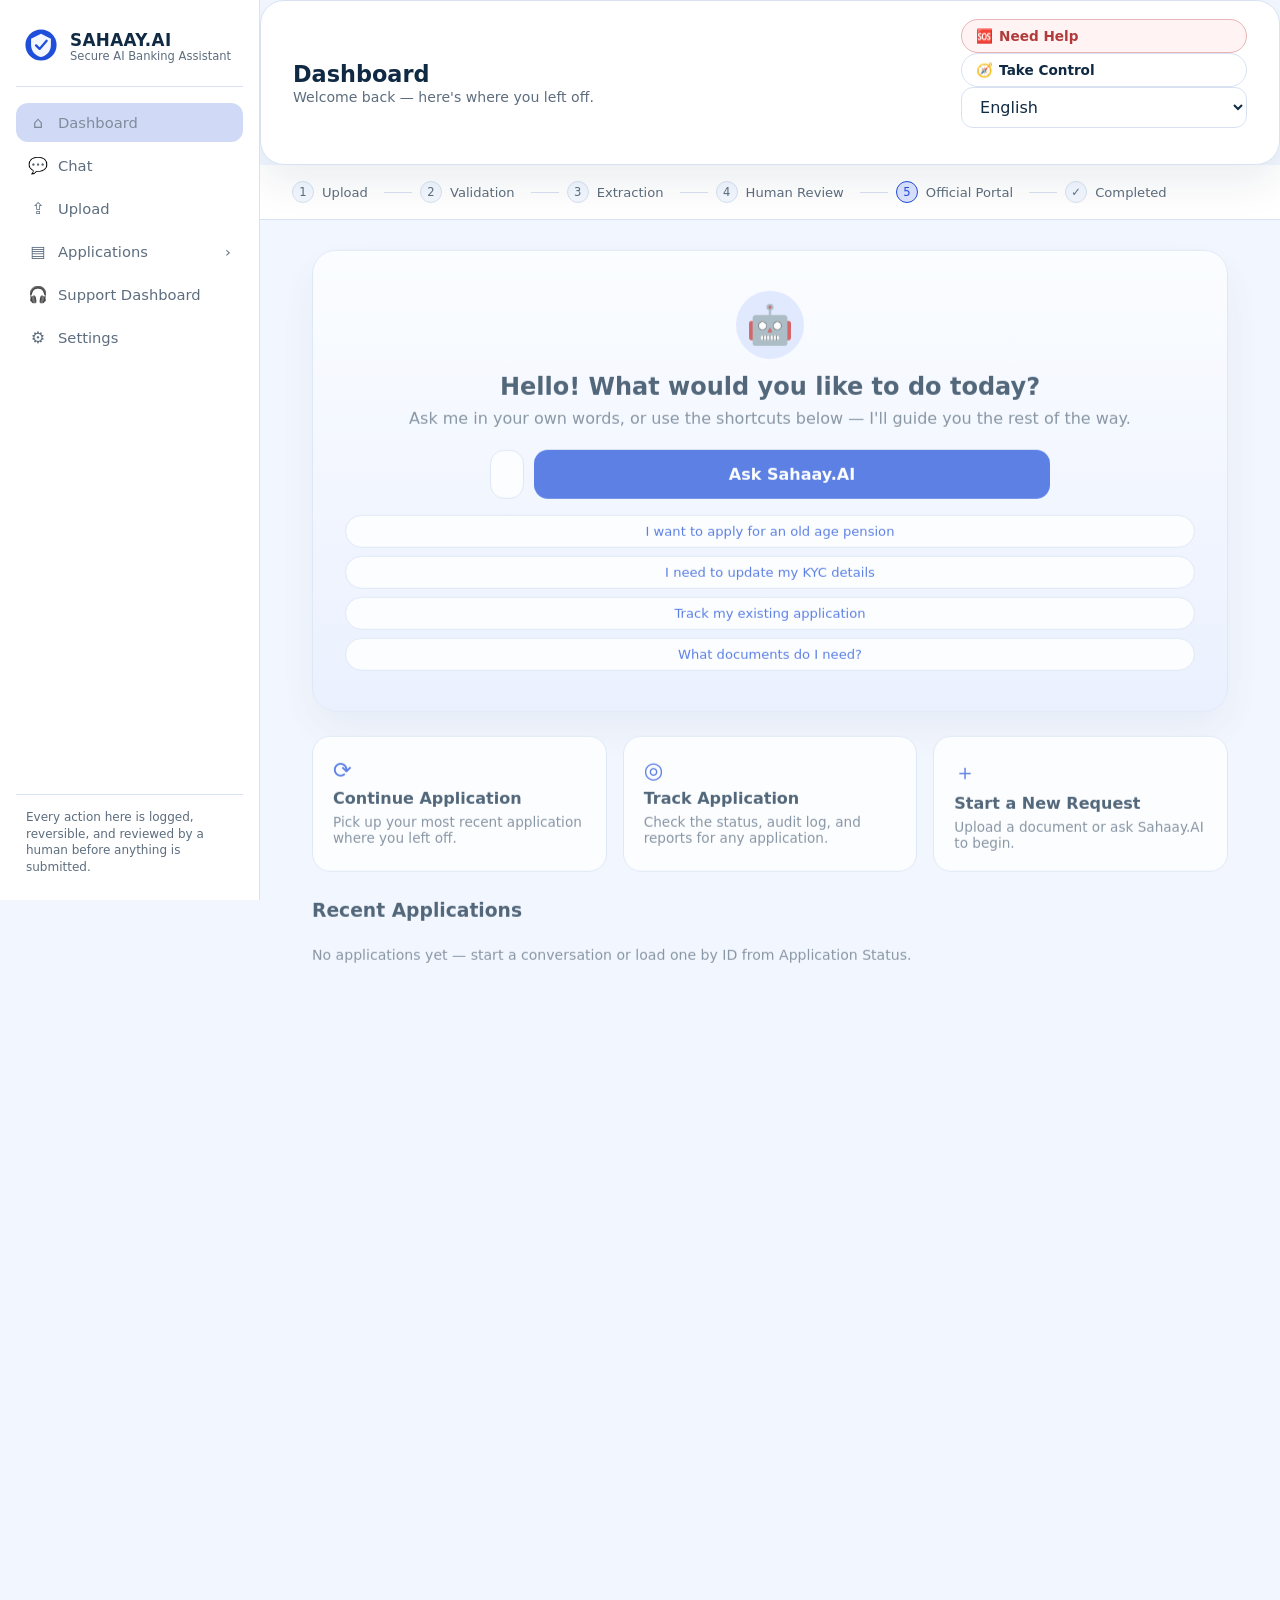
<file: frontend/index.html>
<!DOCTYPE html>
<html lang="en">
<head>
  <meta charset="UTF-8" />
  <meta http-equiv="refresh" content="0; url=../multilingual_guidance_ui/index.html" />
  <title>Sahaay.AI - moved</title>
</head>
<body>
  <p>
    This folder has been renamed to
    <code>multilingual_guidance_ui/</code> as of Phase B.
    Redirecting to <a href="../multilingual_guidance_ui/index.html">../multilingual_guidance_ui/index.html</a>&hellip;
  </p>
</body>
</html>
</file>
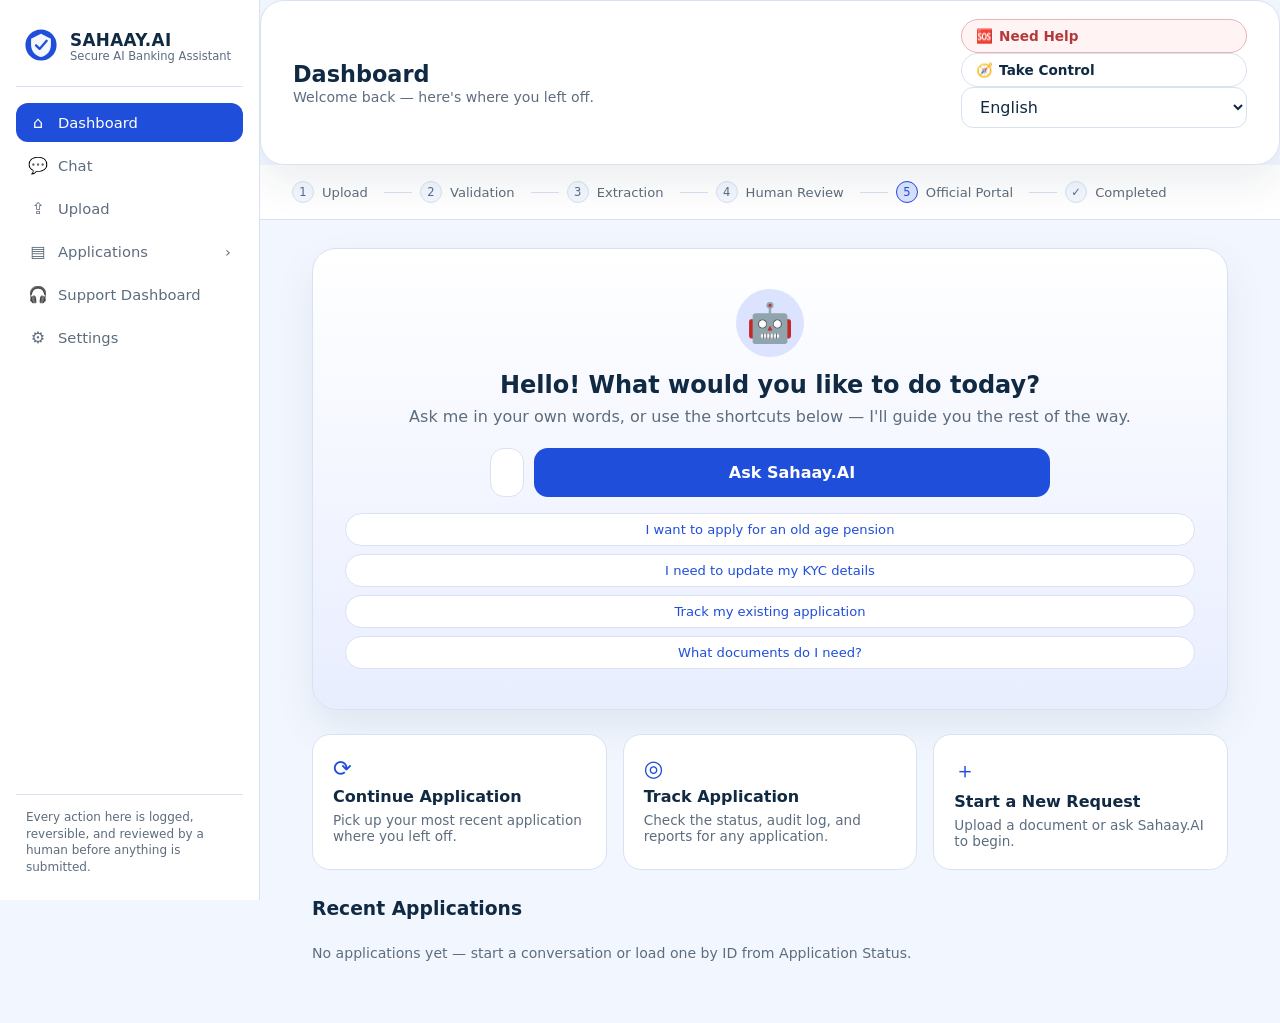
<file: multilingual_guidance_ui/index.html>
<!DOCTYPE html>
<html lang="en">
<head>
  <meta charset="UTF-8" />
  <meta name="viewport" content="width=device-width, initial-scale=1.0" />
  <title>SAHAAY.AI — Secure AI Banking Assistant</title>
  <link rel="stylesheet" href="style.css" />
  <link rel="stylesheet" href="app-ui.css" />
  <link rel="stylesheet" href="assist.css" />
</head>
<body>
  <div class="app-shell">

    <!-- ============================== Sidebar ============================== -->
    <aside class="sidebar" id="sidebar">
      <div class="sidebar-brand">
        <span class="brand-mark" aria-hidden="true">
          <svg viewBox="0 0 48 48" width="34" height="34" xmlns="http://www.w3.org/2000/svg">
            <circle cx="24" cy="24" r="22" fill="#1f4eda"/>
            <path d="M24 8 L38 15 V24 C38 33 32 39 24 41 C16 39 10 33 10 24 V15 Z" fill="#ffffff" opacity="0.95"/>
            <path d="M17 24.5 L22 29.5 L32 18" stroke="#1f4eda" stroke-width="3.2" fill="none" stroke-linecap="round" stroke-linejoin="round"/>
          </svg>
        </span>
        <span class="brand-text">
          <strong>SAHAAY.AI</strong>
          <small data-i18n="tagline">Secure AI Banking Assistant</small>
        </span>
      </div>

      <nav class="sidebar-nav" id="sidebar-nav" aria-label="Main navigation">
        <button type="button" class="nav-item" data-page="dashboard">
          <span class="nav-icon" aria-hidden="true">⌂</span><span data-i18n="nav.dashboard">Dashboard</span>
        </button>
        <button type="button" class="nav-item" data-page="chat">
          <span class="nav-icon" aria-hidden="true">💬</span><span data-i18n="nav.chat">Chat</span>
        </button>
        <button type="button" class="nav-item" data-page="upload">
          <span class="nav-icon" aria-hidden="true">⇪</span><span data-i18n="nav.upload">Upload</span>
        </button>
        <div class="nav-group" data-group="applications">
          <button type="button" class="nav-item nav-group-toggle" data-page="validate">
            <span class="nav-icon" aria-hidden="true">▤</span><span data-i18n="nav.applications">Applications</span>
            <span class="nav-caret" aria-hidden="true">›</span>
          </button>
          <div class="nav-subitems">
            <button type="button" class="nav-subitem" data-page="validate" data-i18n="nav.validate">Validation</button>
            <button type="button" class="nav-subitem" data-page="extract" data-i18n="nav.extract">AI Extraction</button>
            <button type="button" class="nav-subitem" data-page="review" data-i18n="nav.review">Human Review</button>
            <button type="button" class="nav-subitem" data-page="portal" data-i18n="nav.portal">Official Portal</button>
            <button type="button" class="nav-subitem" data-page="status" data-i18n="nav.status">Application Status</button>
          </div>
        </div>
        <button type="button" class="nav-item" data-page="support">
          <span class="nav-icon" aria-hidden="true">🎧</span><span data-i18n="nav.support">Support Dashboard</span>
        </button>
        <button type="button" class="nav-item" data-page="settings">
          <span class="nav-icon" aria-hidden="true">⚙</span><span data-i18n="nav.settings">Settings</span>
        </button>
      </nav>

      <div class="sidebar-footer">
        <span data-i18n="sidebar.footer">Every action here is logged, reversible, and reviewed by a human before anything is submitted.</span>
      </div>
    </aside>

    <!-- Mobile overlay, click to close sidebar on small screens -->
    <div class="sidebar-scrim" id="sidebar-scrim" hidden></div>

    <!-- ============================== Main area ============================== -->
    <div class="main-area">
      <header class="topbar">
        <button type="button" class="sidebar-toggle" id="sidebar-toggle" aria-label="Toggle navigation">☰</button>
        <div class="topbar-title">
          <h1 id="page-title" data-i18n="pageTitle.dashboard">Dashboard</h1>
          <p id="page-subtitle" data-i18n="pageSubtitle.dashboard">Welcome back — here's where you left off.</p>
        </div>
        <div class="topbar-actions">
          <button type="button" class="need-help-btn" id="need-help-btn" hidden>
            <span aria-hidden="true">🆘</span>
            <span>Need Help</span>
          </button>
          <button type="button" class="take-control-toggle" id="take-control-toggle" aria-pressed="false">
            <span aria-hidden="true">🧭</span>
            <span data-i18n="takeControl.toggle">Take Control</span>
          </button>
          <label class="language-select-wrap">
            <span class="sr-only">Language</span>
            <select id="language-select" aria-label="Choose language">
              <option value="en">English</option>
              <option value="hi">हिन्दी</option>
              <option value="mr">मराठी</option>
              <option value="ta">தமிழ்</option>
              <option value="te">తెలుగు</option>
              <option value="kn">ಕನ್ನಡ</option>
              <option value="bn">বাংলা</option>
            </select>
          </label>
        </div>
      </header>

      <div class="workflow-stepper" id="workflow-stepper" aria-label="Application workflow progress">
        <div class="step" data-step="upload"><span class="step-dot">1</span><span class="step-label" data-i18n="step.upload">Upload</span></div>
        <div class="step" data-step="validate"><span class="step-dot">2</span><span class="step-label" data-i18n="step.validate">Validation</span></div>
        <div class="step" data-step="extract"><span class="step-dot">3</span><span class="step-label" data-i18n="step.extract">Extraction</span></div>
        <div class="step" data-step="review"><span class="step-dot">4</span><span class="step-label" data-i18n="step.review">Human Review</span></div>
        <div class="step" data-step="portal"><span class="step-dot">5</span><span class="step-label" data-i18n="step.portal">Official Portal</span></div>
        <div class="step" data-step="completed"><span class="step-dot">✓</span><span class="step-label" data-i18n="step.completed">Completed</span></div>
      </div>

      <main class="content" id="content">

        <!-- ===================== Dashboard (landing page) ===================== -->
        <section class="page is-active" id="page-dashboard" data-page="dashboard">
          <div class="dashboard-chat-hero">
            <div class="hero-avatar" aria-hidden="true">🤖</div>
            <h2 data-i18n="dashboard.greeting">Hello! What would you like to do today?</h2>
            <p data-i18n="dashboard.greetingSub">Ask me in your own words, or use the shortcuts below — I'll guide you the rest of the way.</p>
            <form id="dashboard-chat-form" class="dashboard-chat-form">
              <input type="text" id="dashboard-chat-input" data-i18n-placeholder="dashboard.chatPlaceholder"
                     placeholder="e.g. I want to apply for an old age pension" autocomplete="off" />
              <button type="submit" data-i18n="dashboard.chatSend">Ask Sahaay.AI</button>
            </form>
            <div class="dashboard-suggested-prompts" id="dashboard-suggested-prompts"></div>
          </div>

          <div class="dashboard-cards">
            <button type="button" class="dashboard-card" id="card-continue">
              <span class="dashboard-card-icon" aria-hidden="true">⟳</span>
              <span class="dashboard-card-title" data-i18n="dashboard.continue">Continue Application</span>
              <span class="dashboard-card-desc" id="card-continue-desc" data-i18n="dashboard.continueDesc">Pick up your most recent application where you left off.</span>
            </button>
            <button type="button" class="dashboard-card" id="card-track">
              <span class="dashboard-card-icon" aria-hidden="true">◎</span>
              <span class="dashboard-card-title" data-i18n="dashboard.track">Track Application</span>
              <span class="dashboard-card-desc" data-i18n="dashboard.trackDesc">Check the status, audit log, and reports for any application.</span>
            </button>
            <button type="button" class="dashboard-card" id="card-new">
              <span class="dashboard-card-icon" aria-hidden="true">＋</span>
              <span class="dashboard-card-title" data-i18n="dashboard.newApp">Start a New Request</span>
              <span class="dashboard-card-desc" data-i18n="dashboard.newAppDesc">Upload a document or ask Sahaay.AI to begin.</span>
            </button>
          </div>

          <div class="dashboard-recent">
            <h3 data-i18n="dashboard.recent">Recent Applications</h3>
            <div id="dashboard-recent-list" class="dashboard-recent-list">
              <p class="dashboard-recent-empty" data-i18n="dashboard.recentEmpty">No applications yet — start a conversation or load one by ID from Application Status.</p>
            </div>
          </div>
        </section>

        <!-- ===================== AI Chat ===================== -->
        <section class="page" id="page-chat" data-page="chat">
          <div class="card chat-card">
            <p data-i18n="chat.intro">
              Describe what you need in your own words — e.g. "I want to apply for an old age pension" —
              and Sahaay.AI will work out the right official service, ask any follow-up questions it
              needs, and hand you off to the guided portal once it knows enough.
            </p>
            <div class="chat-suggested-prompts" id="chat-suggested-prompts"></div>
            <div id="conversation-window" class="conversation-window">
              <div class="conversation-placeholder" data-i18n="chat.placeholder">Say hello, or describe what you need help with, to get started.</div>
            </div>
            <div id="conversation-typing" class="conversation-typing" hidden>
              <span class="typing-dot"></span><span class="typing-dot"></span><span class="typing-dot"></span>
            </div>
            <div id="conversation-candidates" class="conversation-candidates" hidden></div>
            <form id="conversation-form" class="conversation-form">
              <button type="button" id="voice-input-btn" class="chat-icon-btn" title="Voice input" aria-label="Voice input">🎤</button>
              <button type="button" id="chat-file-btn" class="chat-icon-btn" title="Attach a document" aria-label="Attach a document">📎</button>
              <input type="text" id="conversation-input" data-i18n-placeholder="chat.inputPlaceholder" placeholder="Type your message..." autocomplete="off" required />
              <button type="submit" id="conversation-send-btn" data-i18n="chat.send">Send</button>
            </form>
            <div class="conversation-actions">
              <button type="button" id="conversation-reset-btn" class="secondary-btn" data-i18n="chat.startOver">Start Over</button>
              <span id="conversation-id-display" class="field-meta"></span>
            </div>
            <div id="conversation-result" class="result"></div>
          </div>
        </section>

        <!-- ===================== Document Upload ===================== -->
        <section class="page" id="page-upload" data-page="upload">
          <div class="card">
            <p data-i18n="upload.intro">
              Select a file, review its SHA-256 hash, and store it securely. Text files can then be pulled
              straight into Validation and Extraction with their "Use last upload" button — no copy/paste
              needed. Scanned or image documents still need their text pasted in manually until an OCR
              provider is connected.
            </p>
            <form id="upload-form">
              <label data-i18n="upload.titleLabel">Title<input type="text" id="doc-title" placeholder="Document title" required /></label>
              <label data-i18n="upload.sourceLabel">Source<input type="text" id="doc-source" placeholder="Source/portal" /></label>
              <label data-i18n="upload.fileLabel">File<input type="file" id="doc-file" accept=".txt,.pdf,.doc,.docx" required /></label>
              <div class="hash-output">
                <strong data-i18n="upload.hashLabel">Computed hash:</strong>
                <span id="file-hash" data-i18n="upload.noFile">No file selected</span>
              </div>
              <button type="submit" data-i18n="upload.submit">Upload Document</button>
            </form>
            <div id="upload-result" class="result"></div>
          </div>
        </section>

        <!-- ===================== Document Validation ===================== -->
        <section class="page" id="page-validate" data-page="validate">
          <div class="card">
            <p data-i18n="validate.intro">Validate applicant documents against Sahaay.AI's document catalog before they are sent for AI extraction.</p>
            <div class="reference-panel" id="reference-panel">
              <span class="reference-loading" data-i18n="validate.loadingRef">Loading supported document types &amp; official services...</span>
            </div>
            <form id="validation-form">
              <div class="form-row">
                <label data-i18n="validate.applicantId">Applicant ID<input type="text" id="validation-applicant-id" placeholder="APP-1001" required /></label>
                <label data-i18n="validate.service">Service
                  <select id="validation-service-id">
                    <option value="" data-i18n="validate.serviceOptional">-- Select a service (optional) --</option>
                  </select>
                </label>
                <label data-i18n="validate.applicantAge">Applicant Age<input type="number" id="validation-applicant-age" min="0" max="150" placeholder="62" /></label>
              </div>
              <datalist id="document-type-options"></datalist>

              <div id="validation-doc-rows" class="doc-rows"></div>
              <div class="row-actions">
                <button type="button" id="add-validation-doc" class="secondary-btn" data-i18n="validate.addDoc">+ Add Document</button>
              </div>

              <button type="submit" data-i18n="validate.submit">Validate Documents</button>
            </form>
            <div id="validation-result" class="result"></div>
          </div>
        </section>

        <!-- ===================== AI Extraction ===================== -->
        <section class="page" id="page-extract" data-page="extract">
          <div class="card">
            <p data-i18n="extract.intro">Send validated documents to the AI Guidance Engine and review each extracted field with its confidence and source.</p>
            <form id="extract-form">
              <label data-i18n="extract.applicantId">Applicant ID<input type="text" id="extract-applicant-id" placeholder="APP-1001" required /></label>

              <div id="extraction-doc-rows" class="doc-rows"></div>
              <div class="row-actions">
                <button type="button" id="add-extraction-doc" class="secondary-btn" data-i18n="extract.addDoc">+ Add Document</button>
              </div>

              <button type="submit" data-i18n="extract.submit">Run Extraction</button>
            </form>
            <div id="extract-result" class="result"></div>
          </div>
        </section>

        <!-- ===================== Human Review & Governance ===================== -->
        <section class="page" id="page-review" data-page="review">
          <div class="card">
            <p data-i18n="review.intro">
              Send an extraction result to the Trust &amp; Governance Engine, then approve, reject, or edit
              each field as a caseworker. Once every field has a decision, verify an OTP (and any Trusted
              Delegate approval) and submit the application — every action is written to an immutable audit log.
            </p>

            <label data-i18n="review.actorLabel">Caseworker ID (used as "actor" on every decision below)
              <input type="text" id="gov-actor-id" value="caseworker:web" placeholder="caseworker:asha" />
            </label>

            <div class="governance-toolbar">
              <button type="button" id="gov-send-extraction-btn" class="secondary-btn" disabled data-i18n="review.sendExtraction">
                Send last extraction to Governance
              </button>
              <div class="governance-load-row">
                <label class="governance-load-label" data-i18n="review.loadExisting">Or load an existing application
                  <input type="text" id="gov-load-application-id" placeholder="application UUID" />
                </label>
                <button type="button" id="gov-load-application-btn" class="secondary-btn" data-i18n="review.load">Load</button>
              </div>
            </div>
            <div id="gov-intake-result" class="result"></div>

            <div id="gov-application-panel" class="governance-panel" hidden>
              <div class="result-heading">
                <strong data-i18n="review.applicationLabel">Application <span id="gov-app-id"></span></strong>
                <span id="gov-app-status" class="badge"></span>
                <button type="button" id="gov-refresh-btn" class="secondary-btn" data-i18n="review.refresh">Refresh</button>
              </div>

              <!-- Human Governance is only surfaced as a plain form when nothing
                   sensitive is involved. When sensitive fields (Aadhaar/PAN/bank
                   details, etc.) are detected in the loaded application, this
                   consent gate is shown instead, and the review form beneath it
                   stays hidden until the citizen explicitly agrees. -->
              <div class="governance-consent-gate" id="governance-consent-gate" hidden>
                <div class="governance-consent-icon" aria-hidden="true">🔒</div>
                <h3 data-i18n="govGate.heading">Sensitive information detected</h3>
                <p id="governance-consent-fields" class="governance-consent-fields"></p>
                <p class="governance-consent-question" data-i18n="govGate.question">Would you like AI to process this information?</p>
                <ul class="governance-consent-facts">
                  <li data-i18n="govGate.encryption">🔐 Encrypted in transit and at rest</li>
                  <li data-i18n="govGate.audit">📜 Every action is written to the immutable audit log</li>
                  <li data-i18n="govGate.permission">✅ Nothing proceeds without your explicit permission</li>
                </ul>
                <div class="modal-actions">
                  <button type="button" id="governance-consent-decline" class="secondary-btn" data-i18n="govGate.decline">Not now</button>
                  <button type="button" id="governance-consent-accept" data-i18n="govGate.accept">Yes, proceed</button>
                </div>
              </div>

              <div id="gov-review-body" class="gov-review-body">
                <div id="gov-fields-list" class="gov-fields-list"></div>

              <div class="governance-subsection">
                <h3 data-i18n="review.otpHeading">OTP &amp; Submission</h3>
                <div class="form-row">
                  <label data-i18n="review.otpDest">OTP destination (phone/e-mail)<input type="text" id="gov-otp-destination" placeholder="+91XXXXXXXXXX" /></label>
                  <label data-i18n="review.otpCode">OTP code<input type="text" id="gov-otp-code" placeholder="6-digit code" /></label>
                </div>
                <div class="governance-btn-row">
                  <button type="button" id="gov-request-otp-btn" class="secondary-btn" data-i18n="review.requestOtp">Request OTP</button>
                  <button type="button" id="gov-verify-otp-btn" class="secondary-btn" data-i18n="review.verifyOtp">Verify OTP</button>
                  <button type="button" id="gov-validate-btn" class="secondary-btn" data-i18n="review.checkReadiness">Check Submission Readiness</button>
                  <button type="button" id="gov-submit-btn" data-i18n="review.submitApp">Submit Application</button>
                </div>
                <div id="gov-otp-result" class="result"></div>
              </div>

              <div class="governance-subsection">
                <h3 data-i18n="review.auditHeading">Audit Log &amp; Reports</h3>
                <div class="governance-btn-row">
                  <button type="button" id="gov-audit-log-btn" class="secondary-btn" data-i18n="review.loadAudit">Load Audit Log</button>
                  <button type="button" id="gov-verify-chain-btn" class="secondary-btn" data-i18n="review.verifyChain">Verify Audit Chain</button>
                  <select id="gov-report-format">
                    <option value="json">JSON</option>
                    <option value="csv">CSV</option>
                    <option value="pdf">PDF</option>
                  </select>
                  <button type="button" id="gov-download-report-btn" class="secondary-btn" data-i18n="review.downloadReport">Download Report</button>
                </div>
                <div id="gov-audit-result" class="result"></div>
              </div>

              <div class="governance-subsection">
                <h3 data-i18n="review.delegateHeading">Trusted Delegate (Human-in-the-Loop)</h3>
                <p class="section-hint" data-i18n="review.delegateHint">
                  A Trusted Delegate (family member, caregiver, or NGO volunteer) can be asked to approve this
                  application before it is submitted. When "approval required" is checked, submission stays
                  blocked until they approve.
                </p>
                <div id="delegate-panel" class="delegate-panel">
                  <div class="form-row">
                    <label data-i18n="review.delegateName">Delegate name<input type="text" id="delegate-name" placeholder="Sunita Devi" /></label>
                    <label data-i18n="review.delegateRelationship">Relationship<input type="text" id="delegate-relationship" placeholder="daughter" /></label>
                    <label data-i18n="review.delegateContact">Contact<input type="text" id="delegate-contact" placeholder="+91XXXXXXXXXX or email" /></label>
                  </div>
                  <div class="form-row">
                    <label class="delegate-checkbox-label">
                      <input type="checkbox" id="delegate-approval-required" checked />
                      <span data-i18n="review.delegateApprovalRequired">Approval required before submission</span>
                    </label>
                    <label data-i18n="review.delegateRegisteredBy">Registered by<input type="text" id="delegate-consent-by" placeholder="applicant:APP-1001" /></label>
                  </div>
                  <div class="governance-btn-row">
                    <button type="button" id="delegate-register-btn" class="secondary-btn" data-i18n="review.delegateRegister">Register Delegate</button>
                    <button type="button" id="delegate-load-btn" class="secondary-btn" data-i18n="review.delegateLoad">Load Current Delegate</button>
                    <button type="button" id="delegate-approve-btn" class="secondary-btn" data-i18n="review.delegateApprove">Approve (as delegate)</button>
                    <button type="button" id="delegate-revoke-btn" class="secondary-btn" data-i18n="review.delegateRevoke">Revoke Delegate</button>
                  </div>
                  <div id="delegate-status-card" class="delegate-status-card" hidden></div>
                  <div id="delegate-result" class="result"></div>
                </div>
              </div>
              </div>
            </div>
          </div>
        </section>

        <!-- ===================== Official Portal Guidance ===================== -->
        <section class="page" id="page-portal" data-page="portal">
          <div class="card">
            <p data-i18n="portal.intro">
              This guide acts as a layer above government banking portals and asks for your permission
              before every redirect. Sahaay.AI's Security Shield checks every redirect first — if
              something doesn't check out, the redirect is paused and shown below instead of opening.
            </p>
            <div class="portal-assistant-note">
              <span aria-hidden="true">🤖</span>
              <span data-i18n="portal.assistantNote">Sahaay.AI stays with you here — after you confirm, you'll get a security check, a plain-language explanation of what happens next, and only then the official site opens in a new tab.</span>
            </div>
            <label data-i18n="portal.noteLabel">Permission note<input type="text" id="portal-note" placeholder="Optional note to store with confirmation" /></label>
            <label data-i18n="portal.apiKeyLabel">Portal API key<input type="password" id="portal-api-key" placeholder="Optional API key for portal access" /></label>
            <div class="portal-list" id="portal-list"></div>
            <div id="portal-feedback" class="result"></div>
          </div>
        </section>

        <!-- ===================== Application Status (new) ===================== -->
        <section class="page" id="page-status" data-page="status">
          <div class="card">
            <p data-i18n="status.intro">Look up any application by ID to see its current stage at a glance, then jump into Human Review for the full detail — field decisions, OTP, delegate approval, audit log, and reports.</p>
            <form id="status-lookup-form" class="status-lookup-form">
              <label data-i18n="status.idLabel">Application ID
                <input type="text" id="status-lookup-id" placeholder="application UUID" required />
              </label>
              <button type="submit" data-i18n="status.lookup">Look Up</button>
            </form>
            <div id="status-lookup-result" class="status-lookup-result"></div>
          </div>
        </section>

        <!-- ===================== Support Dashboard (Human Assistance demo) ===================== -->
        <section class="page" id="page-support" data-page="support">
          <div class="card">
            <p class="assist-demo-banner">
              🧪 Demo feature — requests, joins, and "Take Control" here are simulated in the browser
              (via local storage) for demonstration purposes only. There is no real screen sharing, remote
              desktop, or WebRTC connection; nothing here talks to the production backend services.
            </p>
            <label class="assist-officer-name-label">Your name (shown to applicants as the assisting officer)
              <input type="text" id="assist-officer-name" placeholder="e.g. Asha (Support Officer)" />
            </label>

            <h3>Pending &amp; active requests</h3>
            <div class="assist-request-table-wrap">
              <table class="assist-request-table">
                <thead>
                  <tr>
                    <th>Applicant</th>
                    <th>Bank</th>
                    <th>Service</th>
                    <th>Current step</th>
                    <th>Status</th>
                    <th></th>
                  </tr>
                </thead>
                <tbody id="assist-request-tbody">
                  <tr class="assist-request-empty-row">
                    <td colspan="6">No assistance requests yet. Click "Need Help" from any workflow page to create one (open this app in a second tab to see it appear here live).</td>
                  </tr>
                </tbody>
              </table>
            </div>

            <div id="assist-session-panel" class="assist-session-panel" hidden>
              <div class="assist-session-header">
                <div>
                  <strong id="assist-session-title">Session</strong>
                  <span id="assist-session-status" class="badge"></span>
                </div>
                <button type="button" id="assist-end-session-btn" class="secondary-btn">End Session</button>
              </div>

              <div class="assist-session-body">
                <div class="assist-session-column">
                  <h4>Guidance</h4>
                  <div id="assist-message-log" class="assist-message-log"></div>
                  <form id="assist-send-guidance-form" class="assist-send-guidance-form">
                    <input type="text" id="assist-guidance-input" placeholder="Type guidance for the applicant..." />
                    <button type="submit">Send</button>
                  </form>
                  <div class="assist-control-row">
                    <button type="button" id="assist-take-control-btn" class="secondary-btn">Take Control</button>
                    <span id="assist-control-status" class="assist-control-status"></span>
                  </div>
                </div>
                <div class="assist-session-column">
                  <h4>Activity timeline</h4>
                  <ul id="assist-timeline-list" class="assist-timeline-list"></ul>
                </div>
              </div>
            </div>
          </div>
        </section>

        <!-- ===================== Settings ===================== -->
        <section class="page" id="page-settings" data-page="settings">
          <div class="card">
            <h3 data-i18n="settings.language">Language</h3>
            <p data-i18n="settings.languageDesc">Choose the language for the Sahaay.AI interface and chat. This can also be changed anytime from the header.</p>
            <div class="settings-row">
              <select id="language-select-settings" aria-label="Choose language"></select>
            </div>
            <h3 data-i18n="settings.about">About this build</h3>
            <p data-i18n="settings.aboutDesc">
              Sahaay.AI never replaces an official website, never stores passwords/OTPs/PINs, and keeps a
              human in control at every sensitive step. Every backend call below points at the same
              independent microservices as before — this update only reorganizes the interface around them.
            </p>
          </div>
        </section>

      </main>
    </div>
  </div>

  <!-- ============================== Security confirmation modal ============================== -->
  

  <!-- ============================== Take Control floating assistant ============================== -->
  <div class="take-control-panel" id="take-control-panel" hidden aria-live="polite">
    <div class="take-control-header">
      <span class="take-control-badge" aria-hidden="true">🤖</span>
      <strong data-i18n="takeControl.heading">Take Control Mode</strong>
      <button type="button" class="take-control-exit" id="take-control-exit" data-i18n="takeControl.exit">Exit</button>
    </div>
    <p id="take-control-step-text" class="take-control-step-text"></p>
  </div>

  <!-- ============================== Human Assistance (demo) — citizen side ============================== -->
  <div class="assist-citizen-panel" id="assist-citizen-panel" hidden aria-live="polite">
    <div class="assist-citizen-header">
      <span aria-hidden="true">🧑‍💼</span>
      <strong id="assist-citizen-title">Requesting human assistance…</strong>
      <button type="button" class="take-control-exit" id="assist-cancel-btn">Cancel</button>
    </div>
    <p id="assist-citizen-status" class="assist-citizen-status"></p>
    <div id="assist-citizen-messages" class="assist-citizen-messages" hidden></div>
    <button type="button" class="assist-timeline-toggle" id="assist-citizen-timeline-toggle" hidden>View activity log</button>
    <ul id="assist-citizen-timeline-list" class="assist-timeline-list" hidden></ul>
    <button type="button" id="assist-return-control-btn" class="assist-return-control-btn" hidden>Return Control to Me</button>
  </div>

  <script src="app.js"></script>
  <script src="app-ui.js"></script>
  <script src="assist.js"></script>
</body>
</html>
</file>
<file: multilingual_guidance_ui/style.css>
:root {
  --bg: #f2f7ff;
  --surface: #ffffff;
  --primary: #1f4eda;
  --primary-soft: #dbe3ff;
  --text: #102a43;
  --muted: #5d6d7e;
  --border: #d8e2f2;
}

* {
  box-sizing: border-box;
}

body {
  margin: 0;
  font-family: Inter, system-ui, -apple-system, BlinkMacSystemFont, "Segoe UI", sans-serif;
  background: radial-gradient(circle at top, #eef4ff 0%, #f2f7ff 60%, #f8fbff 100%);
  color: var(--text);
}

.container {
  width: min(1120px, calc(100% - 32px));
  margin: 32px auto;
}

header {
  padding: 28px 24px;
  border-radius: 24px;
  background: var(--surface);
  border: 1px solid var(--border);
  box-shadow: 0 18px 40px rgba(16, 42, 67, 0.08);
}

header h1 {
  margin: 0 0 10px;
  font-size: clamp(2rem, 3vw, 3rem);
}

header p {
  margin: 0;
  color: var(--muted);
}

.card {
  margin-top: 24px;
  background: var(--surface);
  border: 1px solid var(--border);
  border-radius: 22px;
  padding: 24px;
}

.card h2 {
  margin-top: 0;
}

label {
  display: grid;
  gap: 8px;
  margin-bottom: 18px;
  color: var(--muted);
}

input,
textarea,
select,
button {
  width: 100%;
  font: inherit;
}

input,
textarea,
select {
  border: 1px solid #cbd5e1;
  border-radius: 14px;
  padding: 14px 16px;
  background: #f9fbff;
  color: var(--text);
}

textarea {
  resize: vertical;
}

button {
  border: none;
  border-radius: 14px;
  padding: 14px 18px;
  color: white;
  background: var(--primary);
  cursor: pointer;
  transition: background 0.2s ease;
}

button:hover {
  background: #163fcc;
}

button:disabled {
  cursor: not-allowed;
  opacity: 0.85;
}

button.is-loading {
  position: relative;
  color: transparent;
}

button.is-loading::after {
  content: "";
  position: absolute;
  top: 50%;
  left: 50%;
  width: 16px;
  height: 16px;
  margin: -8px 0 0 -8px;
  border: 2px solid rgba(255, 255, 255, 0.5);
  border-top-color: #ffffff;
  border-radius: 50%;
  animation: btn-spin 0.7s linear infinite;
}

.secondary-btn.is-loading::after {
  border-color: rgba(31, 78, 218, 0.35);
  border-top-color: var(--primary);
}

@keyframes btn-spin {
  to {
    transform: rotate(360deg);
  }
}

.hash-output,
.result,
.portal-list {
  margin: 18px 0;
}

.result {
  padding: 16px;
  background: #f8fbff;
  border: 1px solid #d9e2f5;
  border-radius: 14px;
  color: var(--muted);
  white-space: pre-wrap;
}

.portal-card {
  display: flex;
  justify-content: space-between;
  align-items: center;
  gap: 12px;
  padding: 16px;
  border-radius: 16px;
  border: 1px solid var(--border);
  margin-bottom: 14px;
  background: #ffffff;
}

.portal-card button {
  width: auto;
  padding: 12px 18px;
}

@media (max-width: 720px) {
  .portal-card {
    flex-direction: column;
    align-items: stretch;
  }
}

.form-row {
  display: grid;
  grid-template-columns: repeat(3, 1fr);
  gap: 16px 18px;
}

@media (max-width: 720px) {
  .form-row {
    grid-template-columns: 1fr;
  }
}

.reference-panel {
  display: flex;
  flex-wrap: wrap;
  gap: 8px 10px;
  margin-bottom: 18px;
  padding: 14px 16px;
  border-radius: 14px;
  background: #f9fbff;
  border: 1px solid var(--border);
}

.reference-loading,
.reference-error {
  color: var(--muted);
  font-size: 0.9rem;
}

.reference-group {
  display: flex;
  flex-wrap: wrap;
  align-items: center;
  gap: 6px;
}

.reference-group-label {
  font-weight: 600;
  color: var(--text);
  margin-right: 4px;
}

.tag {
  display: inline-block;
  padding: 4px 10px;
  border-radius: 999px;
  background: var(--primary-soft);
  color: var(--primary);
  font-size: 0.82rem;
}

.doc-rows {
  display: grid;
  gap: 14px;
  margin-bottom: 8px;
}

.doc-row {
  position: relative;
  padding: 16px;
  padding-top: 40px;
  border: 1px solid var(--border);
  border-radius: 16px;
  background: #f9fbff;
  display: grid;
  gap: 14px;
}

.doc-row-header {
  position: absolute;
  top: 12px;
  left: 16px;
  right: 16px;
  display: flex;
  justify-content: space-between;
  align-items: center;
  gap: 10px;
}

.doc-row-header-actions {
  display: flex;
  align-items: center;
  gap: 8px;
}

.doc-row .use-upload-btn {
  width: auto;
  padding: 6px 12px;
  font-size: 0.82rem;
}

.doc-row-title {
  font-weight: 600;
  color: var(--muted);
  font-size: 0.85rem;
  text-transform: uppercase;
  letter-spacing: 0.03em;
}

.doc-row .remove-doc-btn {
  width: auto;
  padding: 6px 12px;
  font-size: 0.82rem;
  background: #fdeceb;
  color: #b3261e;
}

.doc-row .remove-doc-btn:hover {
  background: #fbdad8;
}

.doc-row label {
  margin-bottom: 0;
}

.metadata-fields {
  display: grid;
  grid-template-columns: repeat(4, 1fr);
  gap: 12px;
}

@media (max-width: 720px) {
  .metadata-fields {
    grid-template-columns: 1fr 1fr;
  }
}

.row-actions {
  margin: 4px 0 20px;
}

.secondary-btn {
  width: auto;
  background: var(--primary-soft);
  color: var(--primary);
  padding: 10px 16px;
}

.secondary-btn:hover {
  background: #c7d4ff;
}

.badge {
  display: inline-block;
  padding: 4px 12px;
  border-radius: 999px;
  font-size: 0.82rem;
  font-weight: 600;
}

.badge-valid,
.badge-success {
  background: #e3f6ea;
  color: #1e7a41;
}

.badge-invalid,
.badge-error {
  background: #fdeceb;
  color: #b3261e;
}

.badge-manual_review,
.badge-warning {
  background: #fff4de;
  color: #96660c;
}

.result-heading {
  display: flex;
  align-items: center;
  gap: 10px;
  margin-bottom: 12px;
}

.result-heading strong {
  color: var(--text);
}

.issues-list {
  list-style: none;
  margin: 8px 0 0;
  padding: 0;
  display: grid;
  gap: 6px;
}

.issues-list li {
  padding: 8px 12px;
  border-radius: 10px;
  background: #ffffff;
  border: 1px solid var(--border);
  font-size: 0.9rem;
}

.doc-result-card {
  padding: 14px 16px;
  border-radius: 14px;
  border: 1px solid var(--border);
  background: #ffffff;
  margin-bottom: 12px;
}

.doc-result-card:last-child {
  margin-bottom: 0;
}

.field-card {
  padding: 14px 16px;
  border-radius: 14px;
  border: 1px solid var(--border);
  background: #ffffff;
  margin-bottom: 12px;
  display: grid;
  gap: 4px;
}

.field-card:last-child {
  margin-bottom: 0;
}

.field-card-top {
  display: flex;
  justify-content: space-between;
  align-items: center;
  flex-wrap: wrap;
  gap: 8px;
}

.field-name {
  font-weight: 600;
  color: var(--text);
}

.field-value {
  color: var(--text);
  font-size: 1.05rem;
}

.field-meta {
  color: var(--muted);
  font-size: 0.85rem;
}

/* --- Phase 4: Human Review & Governance --------------------------------- */

.badge-draft,
.badge-pending {
  background: #eef1f6;
  color: var(--muted);
}

.badge-under_review {
  background: #fff4de;
  color: #96660c;
}

.badge-validation_failed,
.badge-rejected {
  background: #fdeceb;
  color: #b3261e;
}

.badge-ready_for_submission,
.badge-approved {
  background: #e3f6ea;
  color: #1e7a41;
}

.badge-submitted {
  background: var(--primary-soft);
  color: var(--primary);
}

.governance-toolbar {
  display: flex;
  flex-wrap: wrap;
  align-items: center;
  justify-content: space-between;
  gap: 14px;
  margin-bottom: 8px;
}

.governance-toolbar .secondary-btn {
  width: auto;
}

.governance-load-row {
  display: flex;
  align-items: flex-end;
  gap: 10px;
}

.governance-load-label {
  margin-bottom: 0;
}

.governance-load-row input {
  min-width: 220px;
}

.governance-load-row button {
  width: auto;
}

.governance-panel {
  margin-top: 18px;
  padding-top: 18px;
  border-top: 1px solid var(--border);
}

.governance-subsection {
  margin-top: 20px;
}

.governance-subsection h3 {
  margin: 0 0 12px;
  font-size: 1rem;
  color: var(--text);
}

.governance-btn-row {
  display: flex;
  flex-wrap: wrap;
  gap: 10px;
  margin-bottom: 14px;
}

.governance-btn-row button,
.governance-btn-row select {
  width: auto;
}

.gov-fields-list {
  display: grid;
  gap: 12px;
}

.gov-field-card {
  padding: 14px 16px;
  border-radius: 14px;
  border: 1px solid var(--border);
  background: #ffffff;
  display: grid;
  gap: 10px;
}

.gov-field-actions {
  display: flex;
  flex-wrap: wrap;
  align-items: center;
  gap: 8px;
}

.gov-field-actions button {
  width: auto;
  padding: 8px 14px;
  font-size: 0.85rem;
}

.gov-field-actions .gov-approve-btn {
  background: #1e7a41;
}

.gov-field-actions .gov-approve-btn:hover {
  background: #17612f;
}

.gov-field-actions .gov-reject-btn {
  background: #b3261e;
}

.gov-field-actions .gov-reject-btn:hover {
  background: #941f18;
}

.gov-field-actions input {
  width: auto;
  flex: 1;
  min-width: 160px;
  padding: 8px 12px;
}

.gov-field-decided {
  color: var(--muted);
  font-size: 0.82rem;
}

.gov-audit-table {
  width: 100%;
  border-collapse: collapse;
  font-size: 0.85rem;
}

.gov-audit-table th,
.gov-audit-table td {
  text-align: left;
  padding: 8px 10px;
  border-bottom: 1px solid var(--border);
  vertical-align: top;
}

.gov-audit-table th {
  color: var(--muted);
  font-weight: 600;
}

@media (max-width: 720px) {
  .governance-toolbar {
    flex-direction: column;
    align-items: stretch;
  }

  .governance-load-row {
    flex-direction: column;
    align-items: stretch;
  }
}

/* ------------------------------------------------------------------ */
/* Phase D Security Shield - risk-blocked redirect panel               */
/* ------------------------------------------------------------------ */

.risk-blocked {
  background: #fdeceb;
  border: 1px solid #f3b8b3;
  border-radius: 10px;
  padding: 14px 16px;
  color: #7a1f18;
}

.risk-blocked strong {
  font-size: 1rem;
}

.risk-blocked ul {
  margin: 8px 0;
  padding-left: 20px;
}

.risk-blocked-note {
  margin: 8px 0 0;
  font-size: 0.85rem;
  color: #96342c;
}

/* ------------------------------------------------------------------ */
/* Phase F Trusted Delegate panel                                      */
/* ------------------------------------------------------------------ */

.section-hint {
  color: var(--muted);
  font-size: 0.9rem;
  margin-top: -4px;
}

.delegate-panel {
  display: flex;
  flex-direction: column;
  gap: 12px;
}

.delegate-checkbox-label {
  display: flex;
  align-items: center;
  gap: 8px;
  font-weight: 500;
}

.delegate-status-card {
  background: var(--bg);
  border: 1px solid var(--border);
  border-radius: 10px;
  padding: 12px 14px;
  display: flex;
  flex-direction: column;
  gap: 6px;
}

/* ------------------------------------------------------------------ */
/* Section 3: Ask Sahaay.AI (Phase D conversational guidance)          */
/* ------------------------------------------------------------------ */

.conversation-window {
  display: flex;
  flex-direction: column;
  gap: 10px;
  max-height: 360px;
  overflow-y: auto;
  border: 1px solid var(--border);
  border-radius: 14px;
  padding: 16px;
  background: var(--bg);
  margin-bottom: 12px;
}

.conversation-placeholder {
  color: var(--muted);
  font-style: italic;
}

.conversation-bubble {
  max-width: 80%;
  padding: 10px 14px;
  border-radius: 14px;
  line-height: 1.4;
  white-space: pre-wrap;
  word-break: break-word;
}

.conversation-bubble-citizen {
  align-self: flex-end;
  background: var(--primary);
  color: #fff;
  border-bottom-right-radius: 4px;
}

.conversation-bubble-sahaay {
  align-self: flex-start;
  background: #fff;
  border: 1px solid var(--border);
  color: var(--text);
  border-bottom-left-radius: 4px;
}

.conversation-candidates {
  display: flex;
  flex-wrap: wrap;
  gap: 8px;
  margin-bottom: 12px;
}

.candidate-chip {
  border: 1px solid var(--primary);
  background: var(--primary-soft);
  color: var(--primary);
  border-radius: 999px;
  padding: 8px 14px;
  font: inherit;
  cursor: pointer;
}

.candidate-chip:hover {
  background: var(--primary);
  color: #fff;
}

.conversation-form {
  display: flex;
  gap: 10px;
}

.conversation-form input {
  flex: 1;
}

.conversation-form button {
  width: auto;
  padding: 14px 20px;
}

.conversation-actions {
  display: flex;
  align-items: center;
  justify-content: space-between;
  gap: 12px;
  margin-top: 10px;
}

.conversation-resolved {
  border: 1px solid var(--border);
  border-radius: 10px;
  padding: 14px 16px;
  background: var(--bg);
}

.conversation-resolved strong {
  color: var(--text);
}
</file>
<file: multilingual_guidance_ui/app-ui.css>
/* ============================================================================
 * app-ui.css — SAHAAY.AI shell styling (sidebar, topbar, dashboard, stepper,
 * security modal, chat extras). Purely additive: reuses the CSS variables
 * already defined in style.css (--bg, --surface, --primary, --primary-soft,
 * --text, --muted, --border) and never redeclares any of style.css's own
 * selectors (.card, .result, .conversation-window, etc.) — this file only
 * adds the new shell/navigation/dashboard classes the multi-page layout
 * needs, so every original component keeps its original look untouched.
 * ==========================================================================*/

.sr-only {
  position: absolute;
  width: 1px;
  height: 1px;
  overflow: hidden;
  clip: rect(0, 0, 0, 0);
  white-space: nowrap;
}

html, body {
  height: 100%;
}

body {
  background: var(--bg);
}

/* ------------------------------ App shell ------------------------------ */

.app-shell {
  display: flex;
  min-height: 100vh;
}

/* ------------------------------- Sidebar -------------------------------- */

.sidebar {
  width: 260px;
  flex-shrink: 0;
  background: var(--surface);
  border-right: 1px solid var(--border);
  display: flex;
  flex-direction: column;
  padding: 20px 16px;
  position: sticky;
  top: 0;
  height: 100vh;
  overflow-y: auto;
  z-index: 20;
}

.sidebar-brand {
  display: flex;
  align-items: center;
  gap: 12px;
  padding: 8px 8px 20px;
  border-bottom: 1px solid var(--border);
  margin-bottom: 16px;
}

.brand-text {
  display: flex;
  flex-direction: column;
  line-height: 1.2;
}

.brand-text strong {
  font-size: 1.05rem;
  color: var(--text);
  letter-spacing: 0.02em;
}

.brand-text small {
  color: var(--muted);
  font-size: 0.72rem;
}

.sidebar-nav {
  display: flex;
  flex-direction: column;
  gap: 4px;
  flex: 1;
}

.nav-item,
.nav-subitem {
  display: flex;
  align-items: center;
  gap: 10px;
  width: 100%;
  border: none;
  background: transparent;
  color: var(--muted);
  font: inherit;
  font-size: 0.92rem;
  text-align: left;
  padding: 10px 12px;
  border-radius: 12px;
  cursor: pointer;
  transition: background 0.15s ease, color 0.15s ease;
}

.nav-item:hover,
.nav-subitem:hover {
  background: var(--primary-soft);
  color: var(--text);
}

.nav-item.is-active,
.nav-subitem.is-active {
  background: var(--primary);
  color: #ffffff;
}

.nav-icon {
  font-size: 1rem;
  width: 20px;
  text-align: center;
}

.nav-group-toggle {
  position: relative;
}

.nav-caret {
  margin-left: auto;
  transition: transform 0.15s ease;
}

.nav-group.is-expanded .nav-caret {
  transform: rotate(90deg);
}

.nav-subitems {
  display: none;
  flex-direction: column;
  gap: 2px;
  padding-left: 26px;
  margin-top: 2px;
}

.nav-group.is-expanded .nav-subitems {
  display: flex;
}

.nav-subitem {
  font-size: 0.86rem;
  padding: 8px 12px;
}

.sidebar-footer {
  font-size: 0.75rem;
  color: var(--muted);
  padding: 14px 10px 4px;
  border-top: 1px solid var(--border);
  line-height: 1.4;
}

.sidebar-scrim {
  display: none;
}

/* --------------------------------- Topbar -------------------------------- */

.main-area {
  flex: 1;
  min-width: 0;
  display: flex;
  flex-direction: column;
}

.topbar {
  display: flex;
  align-items: center;
  gap: 16px;
  padding: 18px 32px;
  background: var(--surface);
  border-bottom: 1px solid var(--border);
  position: sticky;
  top: 0;
  z-index: 10;
}

.sidebar-toggle {
  display: none;
  border: 1px solid var(--border);
  background: var(--surface);
  color: var(--text);
  border-radius: 10px;
  width: 40px;
  height: 40px;
  font-size: 1.1rem;
  cursor: pointer;
}

.topbar-title h1 {
  margin: 0;
  font-size: 1.4rem;
  color: var(--text);
}

.topbar-title p {
  margin: 2px 0 0;
  color: var(--muted);
  font-size: 0.88rem;
}

.topbar-actions {
  margin-left: auto;
}

.language-select-wrap select {
  border: 1px solid var(--border);
  border-radius: 12px;
  padding: 9px 14px;
  background: var(--surface);
  color: var(--text);
  font: inherit;
  cursor: pointer;
}

/* ----------------------------- Workflow stepper -------------------------- */

.workflow-stepper {
  display: flex;
  align-items: center;
  gap: 8px;
  padding: 16px 32px;
  background: var(--surface);
  border-bottom: 1px solid var(--border);
  overflow-x: auto;
}

.step {
  display: flex;
  align-items: center;
  gap: 8px;
  color: var(--muted);
  font-size: 0.82rem;
  white-space: nowrap;
}

.step:not(:last-child)::after {
  content: "";
  width: 28px;
  height: 1px;
  background: var(--border);
  margin-left: 8px;
}

.step-dot {
  width: 22px;
  height: 22px;
  border-radius: 50%;
  background: var(--bg);
  border: 1px solid var(--border);
  display: inline-flex;
  align-items: center;
  justify-content: center;
  font-size: 0.72rem;
  color: var(--muted);
  flex-shrink: 0;
}

.step.is-current .step-dot {
  background: var(--primary);
  border-color: var(--primary);
  color: #ffffff;
}

.step.is-current .step-label {
  color: var(--text);
  font-weight: 600;
}

.step.is-done .step-dot {
  background: var(--primary-soft);
  border-color: var(--primary);
  color: var(--primary);
}

/* --------------------------------- Content ------------------------------- */

.content {
  flex: 1;
  padding: 28px 32px 48px;
  max-width: 980px;
  width: 100%;
  margin: 0 auto;
}

.page {
  display: none;
}

.page.is-active {
  display: block;
  animation: sahaay-fade-in 0.2s ease;
}

@keyframes sahaay-fade-in {
  from { opacity: 0; transform: translateY(6px); }
  to { opacity: 1; transform: translateY(0); }
}

/* -------------------------------- Dashboard ------------------------------ */

.dashboard-chat-hero {
  background: linear-gradient(180deg, var(--surface) 0%, var(--primary-soft) 160%);
  border: 1px solid var(--border);
  border-radius: 24px;
  padding: 40px 32px;
  text-align: center;
  box-shadow: 0 18px 40px rgba(16, 42, 67, 0.08);
}

.hero-avatar {
  font-size: 2.4rem;
  width: 68px;
  height: 68px;
  display: flex;
  align-items: center;
  justify-content: center;
  margin: 0 auto 14px;
  background: var(--primary-soft);
  border-radius: 50%;
}

.dashboard-chat-hero h2 {
  margin: 0 0 8px;
  font-size: 1.5rem;
  color: var(--text);
}

.dashboard-chat-hero > p {
  margin: 0 0 22px;
  color: var(--muted);
}

.dashboard-chat-form {
  display: flex;
  gap: 10px;
  max-width: 560px;
  margin: 0 auto;
}

.dashboard-chat-form input {
  flex: 1;
  border: 1px solid var(--border);
  border-radius: 14px;
  padding: 14px 16px;
  font: inherit;
  background: #ffffff;
}

.dashboard-chat-form button {
  border: none;
  border-radius: 14px;
  padding: 14px 22px;
  background: var(--primary);
  color: #ffffff;
  font: inherit;
  font-weight: 600;
  cursor: pointer;
  white-space: nowrap;
}

.dashboard-suggested-prompts,
.chat-suggested-prompts {
  display: flex;
  flex-wrap: wrap;
  gap: 8px;
  justify-content: center;
  margin-top: 16px;
}

.chat-suggested-prompts {
  justify-content: flex-start;
  margin-bottom: 14px;
}

.prompt-chip {
  border: 1px solid var(--border);
  background: #ffffff;
  color: var(--primary);
  border-radius: 999px;
  padding: 8px 14px;
  font-size: 0.82rem;
  cursor: pointer;
  transition: background 0.15s ease;
}

.prompt-chip:hover {
  background: var(--primary-soft);
}

.dashboard-cards {
  display: grid;
  grid-template-columns: repeat(auto-fit, minmax(220px, 1fr));
  gap: 16px;
  margin-top: 24px;
}

.dashboard-card {
  display: flex;
  flex-direction: column;
  align-items: flex-start;
  gap: 6px;
  text-align: left;
  background: var(--surface);
  border: 1px solid var(--border);
  border-radius: 18px;
  padding: 20px;
  cursor: pointer;
  transition: transform 0.15s ease, box-shadow 0.15s ease;
}

.dashboard-card:hover {
  transform: translateY(-2px);
  box-shadow: 0 12px 24px rgba(16, 42, 67, 0.1);
}

.dashboard-card-icon {
  font-size: 1.4rem;
  color: var(--primary);
}

.dashboard-card-title {
  font-weight: 600;
  color: var(--text);
}

.dashboard-card-desc {
  color: var(--muted);
  font-size: 0.85rem;
}

.dashboard-recent {
  margin-top: 28px;
}

.dashboard-recent h3 {
  margin: 0 0 12px;
  color: var(--text);
}

.dashboard-recent-list {
  display: flex;
  flex-direction: column;
  gap: 8px;
}

.dashboard-recent-empty {
  color: var(--muted);
  font-size: 0.88rem;
}

.recent-app-row {
  display: flex;
  align-items: center;
  gap: 14px;
  width: 100%;
  border: 1px solid var(--border);
  background: var(--surface);
  border-radius: 14px;
  padding: 12px 16px;
  cursor: pointer;
  text-align: left;
  font: inherit;
}

.recent-app-row:hover {
  background: var(--primary-soft);
}

.recent-app-id {
  font-weight: 600;
  color: var(--text);
}

.recent-app-status {
  color: var(--muted);
  font-size: 0.82rem;
}

.recent-app-time {
  margin-left: auto;
  color: var(--muted);
  font-size: 0.78rem;
}

/* ---------------------------------- Chat --------------------------------- */

.chat-icon-btn {
  border: 1px solid var(--border);
  background: #f9fbff;
  border-radius: 12px;
  width: 46px;
  flex: 0 0 auto;
  font-size: 1.1rem;
  cursor: pointer;
}

.chat-icon-btn.is-listening {
  background: var(--primary-soft);
  border-color: var(--primary);
}

.conversation-typing {
  display: flex;
  gap: 4px;
  padding: 8px 4px;
}

.typing-dot {
  width: 7px;
  height: 7px;
  border-radius: 50%;
  background: var(--muted);
  animation: sahaay-typing 1.1s infinite ease-in-out;
}

.typing-dot:nth-child(2) { animation-delay: 0.15s; }
.typing-dot:nth-child(3) { animation-delay: 0.3s; }

@keyframes sahaay-typing {
  0%, 60%, 100% { opacity: 0.3; transform: translateY(0); }
  30% { opacity: 1; transform: translateY(-3px); }
}

.conversation-bubble-notice {
  font-style: italic;
  opacity: 0.85;
}

/* --------------------------- Status lookup page --------------------------- */

.status-lookup-form {
  display: flex;
  gap: 12px;
  align-items: flex-end;
}

.status-lookup-form label {
  flex: 1;
  margin-bottom: 0;
}

.status-lookup-form button {
  width: auto;
  padding: 14px 22px;
  white-space: nowrap;
}

.status-lookup-result {
  margin-top: 16px;
  color: var(--muted);
}

/* ------------------------------- Settings page ---------------------------- */

.settings-row {
  margin-bottom: 24px;
}

.settings-row select {
  width: auto;
  min-width: 200px;
  border: 1px solid var(--border);
  border-radius: 12px;
  padding: 10px 14px;
}

/* ------------------------------ Portal note ------------------------------- */

.portal-assistant-note {
  display: flex;
  align-items: flex-start;
  gap: 10px;
  background: var(--primary-soft);
  border-radius: 14px;
  padding: 14px 16px;
  margin-bottom: 18px;
  font-size: 0.86rem;
  color: var(--text);
}

/* ------------------------------ Security modal ---------------------------- */

.modal-overlay {
  position: fixed;
  inset: 0;
  background: rgba(16, 42, 67, 0.45);
  display: flex;
  align-items: center;
  justify-content: center;
  z-index: 100;
  padding: 20px;
}

.modal {
  background: var(--surface);
  border-radius: 20px;
  padding: 28px;
  max-width: 440px;
  width: 100%;
  box-shadow: 0 24px 60px rgba(16, 42, 67, 0.25);
}

.security-modal-icon {
  font-size: 1.8rem;
  margin-bottom: 8px;
}

.security-modal h3 {
  margin: 0 0 10px;
  color: var(--text);
}

.security-modal p {
  color: var(--muted);
  font-size: 0.9rem;
  line-height: 1.5;
}

.security-modal-findings {
  margin: 12px 0;
  padding-left: 18px;
  color: var(--muted);
  font-size: 0.85rem;
}

.modal-actions {
  display: flex;
  gap: 10px;
  margin-top: 18px;
}

.modal-actions button {
  width: auto;
  flex: 1;
}

/* ---------------------------------- Mobile -------------------------------- */

@media (max-width: 860px) {
  .sidebar {
    position: fixed;
    left: 0;
    top: 0;
    transform: translateX(-100%);
    transition: transform 0.2s ease;
    box-shadow: 0 0 40px rgba(16, 42, 67, 0.2);
  }

  .sidebar.is-open {
    transform: translateX(0);
  }

  .sidebar-scrim {
    display: block;
    position: fixed;
    inset: 0;
    background: rgba(16, 42, 67, 0.35);
    z-index: 15;
  }

  .sidebar-toggle {
    display: inline-flex;
    align-items: center;
    justify-content: center;
  }

  .topbar {
    padding: 14px 16px;
  }

  .workflow-stepper {
    padding: 12px 16px;
  }

  .content {
    padding: 20px 16px 40px;
  }

  .dashboard-chat-hero {
    padding: 28px 18px;
  }

  .dashboard-chat-form {
    flex-direction: column;
  }

  .status-lookup-form {
    flex-direction: column;
    align-items: stretch;
  }
}

/* ------------------------------ Take Control mode -------------------------- */

.take-control-toggle {
  display: inline-flex;
  align-items: center;
  gap: 6px;
  padding: 8px 14px;
  border-radius: 999px;
  border: 1px solid var(--border);
  background: var(--surface);
  color: var(--text);
  font-size: 0.85rem;
  font-weight: 600;
  cursor: pointer;
  transition: background 0.15s ease, color 0.15s ease, border-color 0.15s ease;
}

.take-control-toggle:hover {
  border-color: var(--primary);
}

.take-control-toggle.is-active {
  background: var(--primary);
  border-color: var(--primary);
  color: #ffffff;
}

.take-control-panel {
  position: fixed;
  right: 20px;
  bottom: 20px;
  width: min(340px, calc(100vw - 40px));
  background: var(--surface);
  border: 1px solid var(--border);
  border-radius: 18px;
  box-shadow: 0 20px 50px rgba(16, 42, 67, 0.25);
  padding: 16px 18px;
  z-index: 90;
  animation: take-control-in 0.2s ease;
}

@keyframes take-control-in {
  from { opacity: 0; transform: translateY(12px); }
  to { opacity: 1; transform: translateY(0); }
}

.take-control-header {
  display: flex;
  align-items: center;
  gap: 8px;
  margin-bottom: 8px;
}

.take-control-header strong {
  flex: 1;
  font-size: 0.9rem;
  color: var(--text);
}

.take-control-badge {
  font-size: 1.1rem;
}

.take-control-exit {
  border: none;
  background: var(--primary-soft);
  color: var(--primary);
  font-size: 0.78rem;
  font-weight: 600;
  padding: 6px 10px;
  border-radius: 999px;
  cursor: pointer;
}

.take-control-exit:hover {
  filter: brightness(0.95);
}

.take-control-step-text {
  margin: 0;
  font-size: 0.85rem;
  line-height: 1.5;
  color: var(--muted);
}

/* ------------------------------ Governance consent gate --------------------- */

.governance-consent-gate {
  background: var(--primary-soft);
  border: 1px solid var(--border);
  border-radius: 16px;
  padding: 20px;
  margin-bottom: 16px;
  text-align: center;
}

.governance-consent-icon {
  font-size: 1.8rem;
  margin-bottom: 6px;
}

.governance-consent-gate h3 {
  margin: 0 0 8px;
  color: var(--text);
}

.governance-consent-fields {
  font-weight: 600;
  color: var(--text);
  margin: 0 0 6px;
}

.governance-consent-question {
  color: var(--muted);
  margin: 0 0 10px;
}

.governance-consent-facts {
  list-style: none;
  margin: 0 0 14px;
  padding: 0;
  display: flex;
  flex-direction: column;
  gap: 6px;
  font-size: 0.85rem;
  color: var(--muted);
  text-align: left;
  max-width: 320px;
  margin-left: auto;
  margin-right: auto;
}

.governance-consent-gate .modal-actions {
  justify-content: center;
}

.gov-review-body.is-gated {
  display: none;
}

@media (max-width: 640px) {
  .take-control-panel {
    right: 12px;
    left: 12px;
    width: auto;
  }
}
</file>
<file: multilingual_guidance_ui/assist.css>
/* ============================================================================
 * assist.css — SAHAAY.AI Human Assistance (demo) styling. Purely additive:
 * reuses variables from style.css and modal classes from app-ui.css, and
 * only adds new selectors for this feature's own elements.
 * ==========================================================================*/

/* ------------------------------ Need Help button --------------------------- */

.need-help-btn {
  display: inline-flex;
  align-items: center;
  gap: 6px;
  padding: 8px 14px;
  border-radius: 999px;
  border: 1px solid #e8b4b4;
  background: #fff3f3;
  color: #b23a3a;
  font-size: 0.85rem;
  font-weight: 600;
  cursor: pointer;
}

.need-help-btn:hover {
  background: #ffe4e4;
}

/* ------------------------------ Demo banner -------------------------------- */

.assist-demo-banner {
  background: #fff8e1;
  border: 1px solid #f0d99a;
  border-radius: 12px;
  padding: 12px 16px;
  font-size: 0.85rem;
  color: #7a5b00;
  margin-bottom: 16px;
}

.assist-officer-name-label {
  display: block;
  margin-bottom: 18px;
  font-size: 0.85rem;
  color: var(--muted);
}

.assist-officer-name-label input {
  display: block;
  margin-top: 6px;
  width: 100%;
  max-width: 360px;
  padding: 10px 12px;
  border-radius: 10px;
  border: 1px solid var(--border);
  font-size: 0.9rem;
}

/* ------------------------------ Request table ------------------------------ */

.assist-request-table-wrap {
  overflow-x: auto;
  margin-bottom: 20px;
}

.assist-request-table {
  width: 100%;
  border-collapse: collapse;
  font-size: 0.88rem;
}

.assist-request-table th {
  text-align: left;
  color: var(--muted);
  font-weight: 600;
  padding: 8px 10px;
  border-bottom: 2px solid var(--border);
}

.assist-request-table td {
  padding: 10px;
  border-bottom: 1px solid var(--border);
  color: var(--text);
}

.assist-request-empty-row td {
  color: var(--muted);
  font-style: italic;
}

.badge-active {
  background: #dbe9ff;
  color: #1f4eda;
}

.badge-ended {
  background: #e5e7eb;
  color: #4b5563;
}

.assist-request-table button {
  padding: 6px 12px;
  border-radius: 999px;
  border: none;
  background: var(--primary);
  color: #fff;
  font-size: 0.8rem;
  font-weight: 600;
  cursor: pointer;
}

.assist-request-table button:disabled {
  background: var(--border);
  color: var(--muted);
  cursor: default;
}

/* ------------------------------ Session panel ------------------------------ */

.assist-session-panel {
  border: 1px solid var(--border);
  border-radius: 16px;
  padding: 18px;
  background: var(--bg);
}

.assist-session-header {
  display: flex;
  align-items: center;
  justify-content: space-between;
  margin-bottom: 14px;
}

.assist-session-header > div {
  display: flex;
  align-items: center;
  gap: 10px;
}

.assist-session-body {
  display: grid;
  grid-template-columns: 1.3fr 1fr;
  gap: 20px;
}

@media (max-width: 760px) {
  .assist-session-body {
    grid-template-columns: 1fr;
  }
}

.assist-session-column h4 {
  margin: 0 0 8px;
  font-size: 0.9rem;
  color: var(--text);
}

.assist-message-log {
  min-height: 100px;
  max-height: 220px;
  overflow-y: auto;
  background: var(--surface);
  border: 1px solid var(--border);
  border-radius: 10px;
  padding: 10px 12px;
  margin-bottom: 10px;
  font-size: 0.85rem;
}

.assist-message-log .assist-message {
  padding: 4px 0;
  color: var(--text);
}

.assist-message-log .assist-message-empty {
  color: var(--muted);
  font-style: italic;
}

.assist-send-guidance-form {
  display: flex;
  gap: 8px;
  margin-bottom: 12px;
}

.assist-send-guidance-form input {
  flex: 1;
  padding: 9px 12px;
  border-radius: 10px;
  border: 1px solid var(--border);
  font-size: 0.88rem;
}

.assist-send-guidance-form button {
  padding: 9px 16px;
  border-radius: 10px;
  border: none;
  background: var(--primary);
  color: #fff;
  font-weight: 600;
  cursor: pointer;
}

.assist-control-row {
  display: flex;
  align-items: center;
  gap: 10px;
}

.assist-control-status {
  font-size: 0.82rem;
  color: var(--muted);
}

.assist-timeline-list {
  list-style: none;
  margin: 0;
  padding: 0;
  max-height: 260px;
  overflow-y: auto;
  font-size: 0.82rem;
}

.assist-timeline-list li {
  padding: 6px 0;
  border-bottom: 1px solid var(--border);
  color: var(--muted);
}

.assist-timeline-list li strong {
  color: var(--text);
}

/* ------------------------------ Citizen-side floating panel ----------------- */

.assist-citizen-panel {
  position: fixed;
  left: 20px;
  bottom: 20px;
  width: min(340px, calc(100vw - 40px));
  background: var(--surface);
  border: 1px solid var(--border);
  border-radius: 18px;
  box-shadow: 0 20px 50px rgba(16, 42, 67, 0.25);
  padding: 16px 18px;
  z-index: 91;
}

.assist-citizen-header {
  display: flex;
  align-items: center;
  gap: 8px;
  margin-bottom: 8px;
}

.assist-citizen-header strong {
  flex: 1;
  font-size: 0.88rem;
  color: var(--text);
}

.assist-citizen-status {
  margin: 0 0 8px;
  font-size: 0.85rem;
  color: var(--muted);
  line-height: 1.5;
}

.assist-citizen-messages {
  max-height: 150px;
  overflow-y: auto;
  background: var(--bg);
  border-radius: 10px;
  padding: 8px 10px;
  margin-bottom: 8px;
  font-size: 0.82rem;
}

.assist-timeline-toggle {
  border: none;
  background: none;
  color: var(--primary);
  font-size: 0.78rem;
  font-weight: 600;
  cursor: pointer;
  padding: 0 0 8px;
}

.assist-return-control-btn {
  width: 100%;
  padding: 10px;
  border-radius: 10px;
  border: none;
  background: var(--primary);
  color: #fff;
  font-weight: 700;
  cursor: pointer;
  margin-top: 8px;
}

@media (max-width: 640px) {
  .assist-citizen-panel {
    left: 12px;
    right: 12px;
    width: auto;
  }
}
</file>
